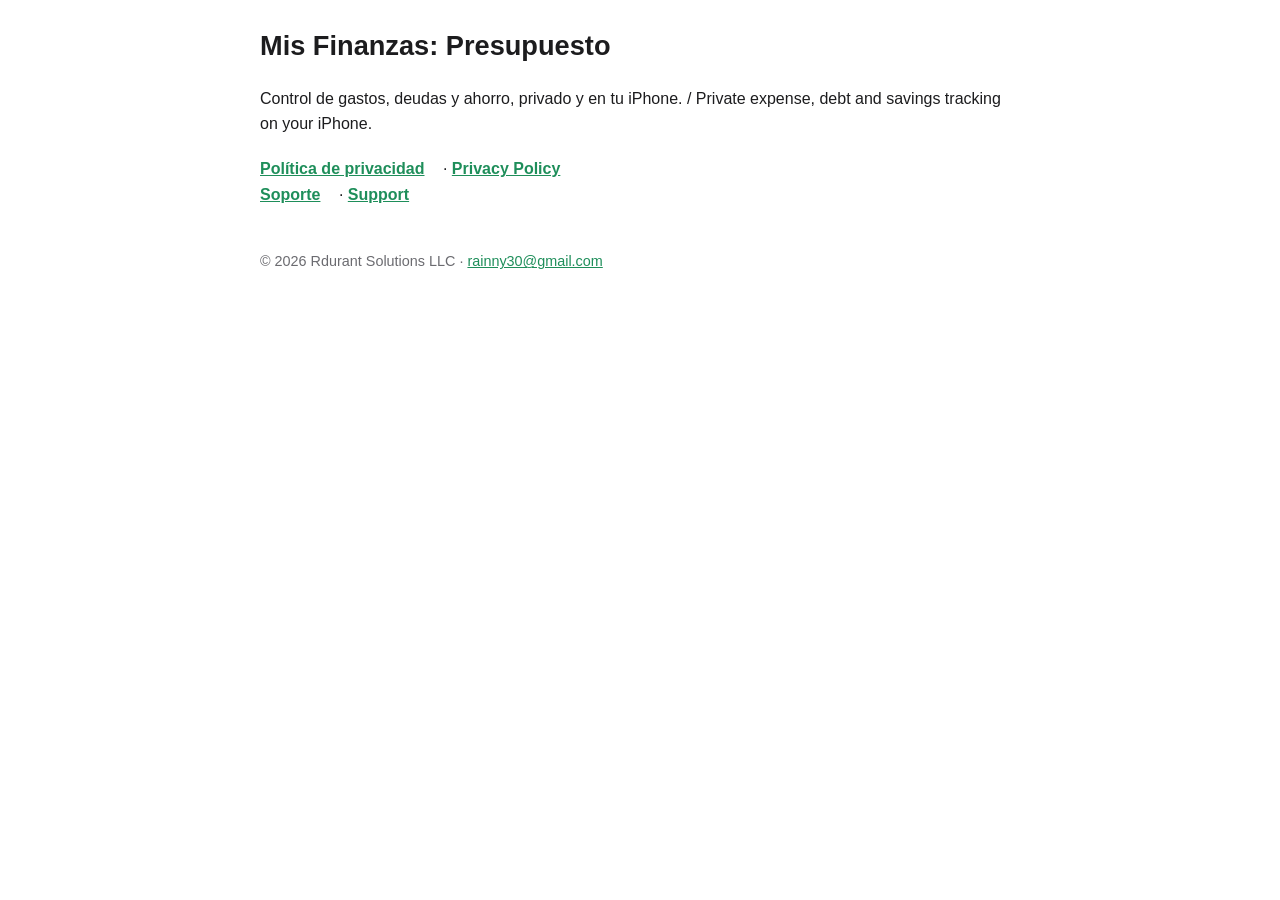
<file: index.html>
<!doctype html><html lang="es"><head><meta charset="utf-8"><meta name="viewport" content="width=device-width,initial-scale=1"><title>Mis Finanzas: Presupuesto</title><link rel="stylesheet" href="style.css"></head><body>
<h1>Mis Finanzas: Presupuesto</h1>
<p>Control de gastos, deudas y ahorro, privado y en tu iPhone. / Private expense, debt and savings tracking on your iPhone.</p>
<ul class="lang">
<li><a href="privacidad.html">Política de privacidad</a> · <a href="privacy.html">Privacy Policy</a></li>
<li><a href="soporte.html">Soporte</a> · <a href="support.html">Support</a></li>
</ul>
<footer>© 2026 Rdurant Solutions LLC · <a href="mailto:rainny30@gmail.com">rainny30@gmail.com</a></footer>
</body></html>
</file>
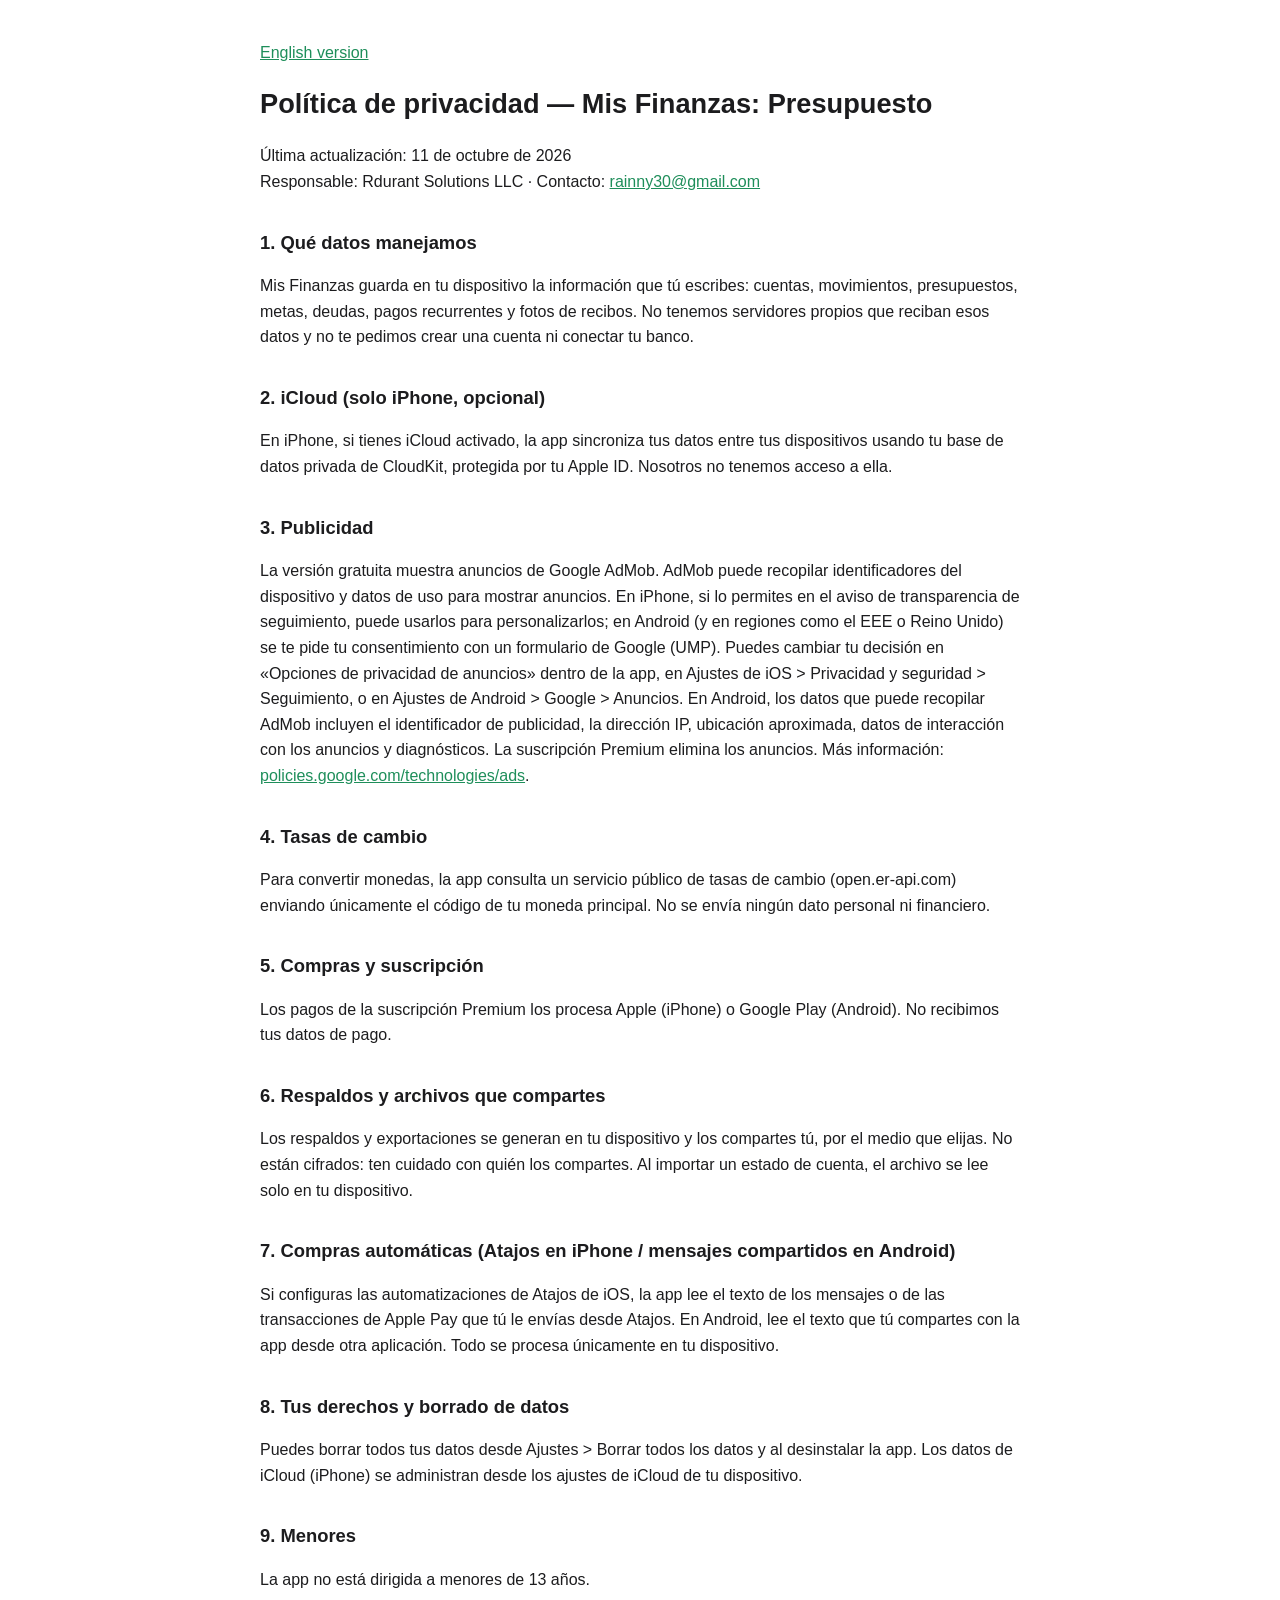
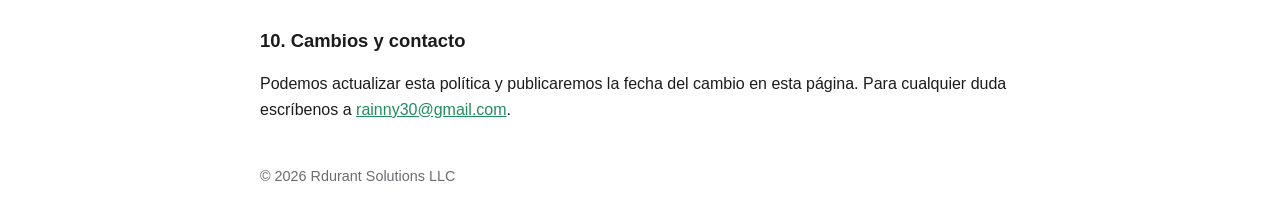
<file: privacidad.html>
<!doctype html><html lang="es"><head><meta charset="utf-8"><meta name="viewport" content="width=device-width,initial-scale=1"><title>Política de privacidad — Mis Finanzas</title><link rel="stylesheet" href="style.css"></head><body>
<p><a href="privacy.html">English version</a></p>
<h1>Política de privacidad — Mis Finanzas: Presupuesto</h1>
<p>Última actualización: 11 de octubre de 2026<br>Responsable: Rdurant Solutions LLC · Contacto: <a href="mailto:rainny30@gmail.com">rainny30@gmail.com</a></p>
<h2>1. Qué datos manejamos</h2>
<p>Mis Finanzas guarda en tu dispositivo la información que tú escribes: cuentas, movimientos, presupuestos, metas, deudas, pagos recurrentes y fotos de recibos. No tenemos servidores propios que reciban esos datos y no te pedimos crear una cuenta ni conectar tu banco.</p>
<h2>2. iCloud (solo iPhone, opcional)</h2>
<p>En iPhone, si tienes iCloud activado, la app sincroniza tus datos entre tus dispositivos usando tu base de datos privada de CloudKit, protegida por tu Apple ID. Nosotros no tenemos acceso a ella.</p>
<h2>3. Publicidad</h2>
<p>La versión gratuita muestra anuncios de Google AdMob. AdMob puede recopilar identificadores del dispositivo y datos de uso para mostrar anuncios. En iPhone, si lo permites en el aviso de transparencia de seguimiento, puede usarlos para personalizarlos; en Android (y en regiones como el EEE o Reino Unido) se te pide tu consentimiento con un formulario de Google (UMP). Puedes cambiar tu decisión en «Opciones de privacidad de anuncios» dentro de la app, en Ajustes de iOS &gt; Privacidad y seguridad &gt; Seguimiento, o en Ajustes de Android &gt; Google &gt; Anuncios. En Android, los datos que puede recopilar AdMob incluyen el identificador de publicidad, la dirección IP, ubicación aproximada, datos de interacción con los anuncios y diagnósticos. La suscripción Premium elimina los anuncios. Más información: <a href="https://policies.google.com/technologies/ads">policies.google.com/technologies/ads</a>.</p>
<h2>4. Tasas de cambio</h2>
<p>Para convertir monedas, la app consulta un servicio público de tasas de cambio (open.er-api.com) enviando únicamente el código de tu moneda principal. No se envía ningún dato personal ni financiero.</p>
<h2>5. Compras y suscripción</h2>
<p>Los pagos de la suscripción Premium los procesa Apple (iPhone) o Google Play (Android). No recibimos tus datos de pago.</p>
<h2>6. Respaldos y archivos que compartes</h2>
<p>Los respaldos y exportaciones se generan en tu dispositivo y los compartes tú, por el medio que elijas. No están cifrados: ten cuidado con quién los compartes. Al importar un estado de cuenta, el archivo se lee solo en tu dispositivo.</p>
<h2>7. Compras automáticas (Atajos en iPhone / mensajes compartidos en Android)</h2>
<p>Si configuras las automatizaciones de Atajos de iOS, la app lee el texto de los mensajes o de las transacciones de Apple Pay que tú le envías desde Atajos. En Android, lee el texto que tú compartes con la app desde otra aplicación. Todo se procesa únicamente en tu dispositivo.</p>
<h2>8. Tus derechos y borrado de datos</h2>
<p>Puedes borrar todos tus datos desde Ajustes &gt; Borrar todos los datos y al desinstalar la app. Los datos de iCloud (iPhone) se administran desde los ajustes de iCloud de tu dispositivo.</p>
<h2>9. Menores</h2>
<p>La app no está dirigida a menores de 13 años.</p>
<h2>10. Cambios y contacto</h2>
<p>Podemos actualizar esta política y publicaremos la fecha del cambio en esta página. Para cualquier duda escríbenos a <a href="mailto:rainny30@gmail.com">rainny30@gmail.com</a>.</p>
<footer>© 2026 Rdurant Solutions LLC</footer></body></html>
</file>
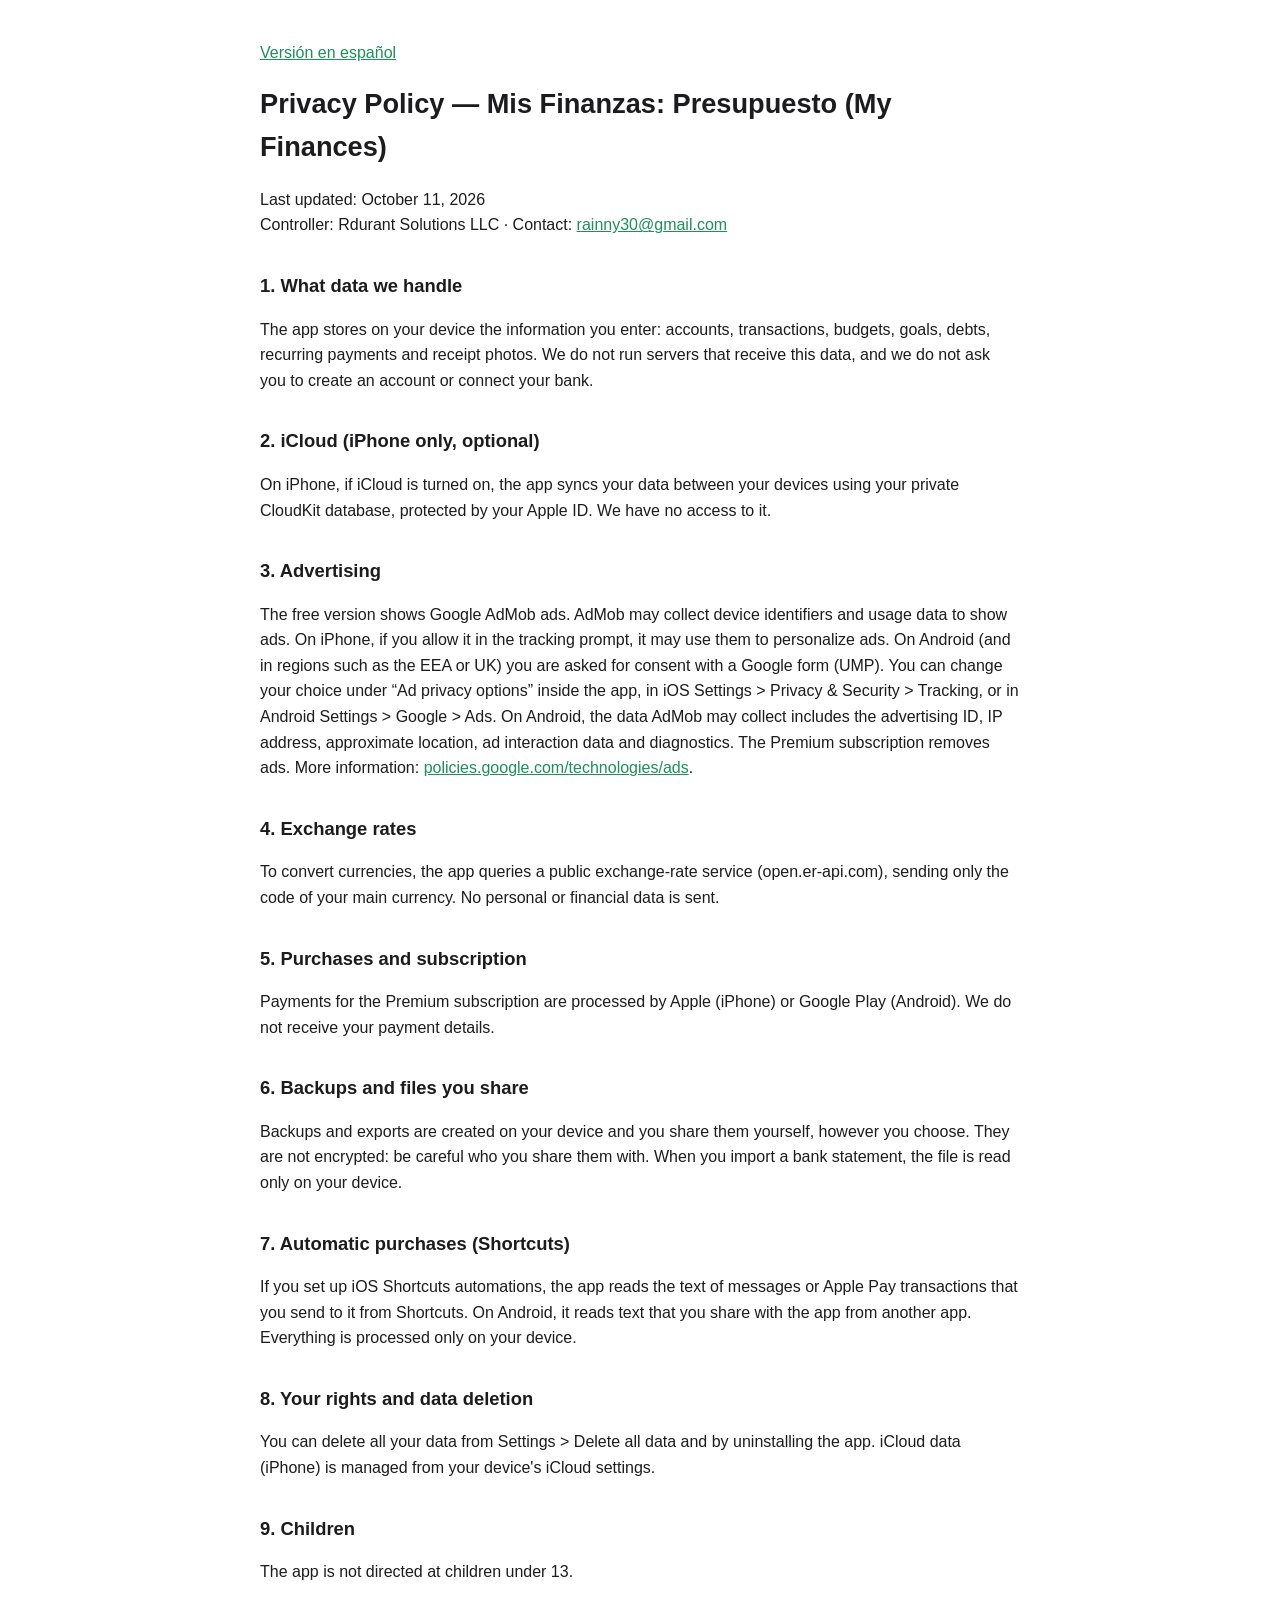
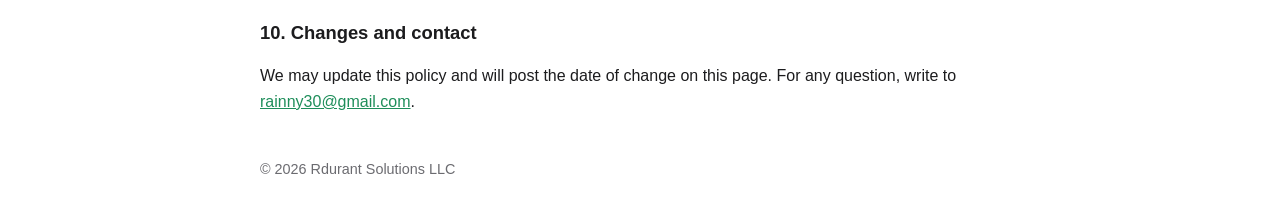
<file: privacy.html>
<!doctype html><html lang="en"><head><meta charset="utf-8"><meta name="viewport" content="width=device-width,initial-scale=1"><title>Privacy Policy — My Finances</title><link rel="stylesheet" href="style.css"></head><body>
<p><a href="privacidad.html">Versión en español</a></p>
<h1>Privacy Policy — Mis Finanzas: Presupuesto (My Finances)</h1>
<p>Last updated: October 11, 2026<br>Controller: Rdurant Solutions LLC · Contact: <a href="mailto:rainny30@gmail.com">rainny30@gmail.com</a></p>
<h2>1. What data we handle</h2>
<p>The app stores on your device the information you enter: accounts, transactions, budgets, goals, debts, recurring payments and receipt photos. We do not run servers that receive this data, and we do not ask you to create an account or connect your bank.</p>
<h2>2. iCloud (iPhone only, optional)</h2>
<p>On iPhone, if iCloud is turned on, the app syncs your data between your devices using your private CloudKit database, protected by your Apple ID. We have no access to it.</p>
<h2>3. Advertising</h2>
<p>The free version shows Google AdMob ads. AdMob may collect device identifiers and usage data to show ads. On iPhone, if you allow it in the tracking prompt, it may use them to personalize ads. On Android (and in regions such as the EEA or UK) you are asked for consent with a Google form (UMP). You can change your choice under “Ad privacy options” inside the app, in iOS Settings &gt; Privacy &amp; Security &gt; Tracking, or in Android Settings &gt; Google &gt; Ads. On Android, the data AdMob may collect includes the advertising ID, IP address, approximate location, ad interaction data and diagnostics. The Premium subscription removes ads. More information: <a href="https://policies.google.com/technologies/ads">policies.google.com/technologies/ads</a>.</p>
<h2>4. Exchange rates</h2>
<p>To convert currencies, the app queries a public exchange-rate service (open.er-api.com), sending only the code of your main currency. No personal or financial data is sent.</p>
<h2>5. Purchases and subscription</h2>
<p>Payments for the Premium subscription are processed by Apple (iPhone) or Google Play (Android). We do not receive your payment details.</p>
<h2>6. Backups and files you share</h2>
<p>Backups and exports are created on your device and you share them yourself, however you choose. They are not encrypted: be careful who you share them with. When you import a bank statement, the file is read only on your device.</p>
<h2>7. Automatic purchases (Shortcuts)</h2>
<p>If you set up iOS Shortcuts automations, the app reads the text of messages or Apple Pay transactions that you send to it from Shortcuts. On Android, it reads text that you share with the app from another app. Everything is processed only on your device.</p>
<h2>8. Your rights and data deletion</h2>
<p>You can delete all your data from Settings &gt; Delete all data and by uninstalling the app. iCloud data (iPhone) is managed from your device's iCloud settings.</p>
<h2>9. Children</h2>
<p>The app is not directed at children under 13.</p>
<h2>10. Changes and contact</h2>
<p>We may update this policy and will post the date of change on this page. For any question, write to <a href="mailto:rainny30@gmail.com">rainny30@gmail.com</a>.</p>
<footer>© 2026 Rdurant Solutions LLC</footer></body></html>
</file>
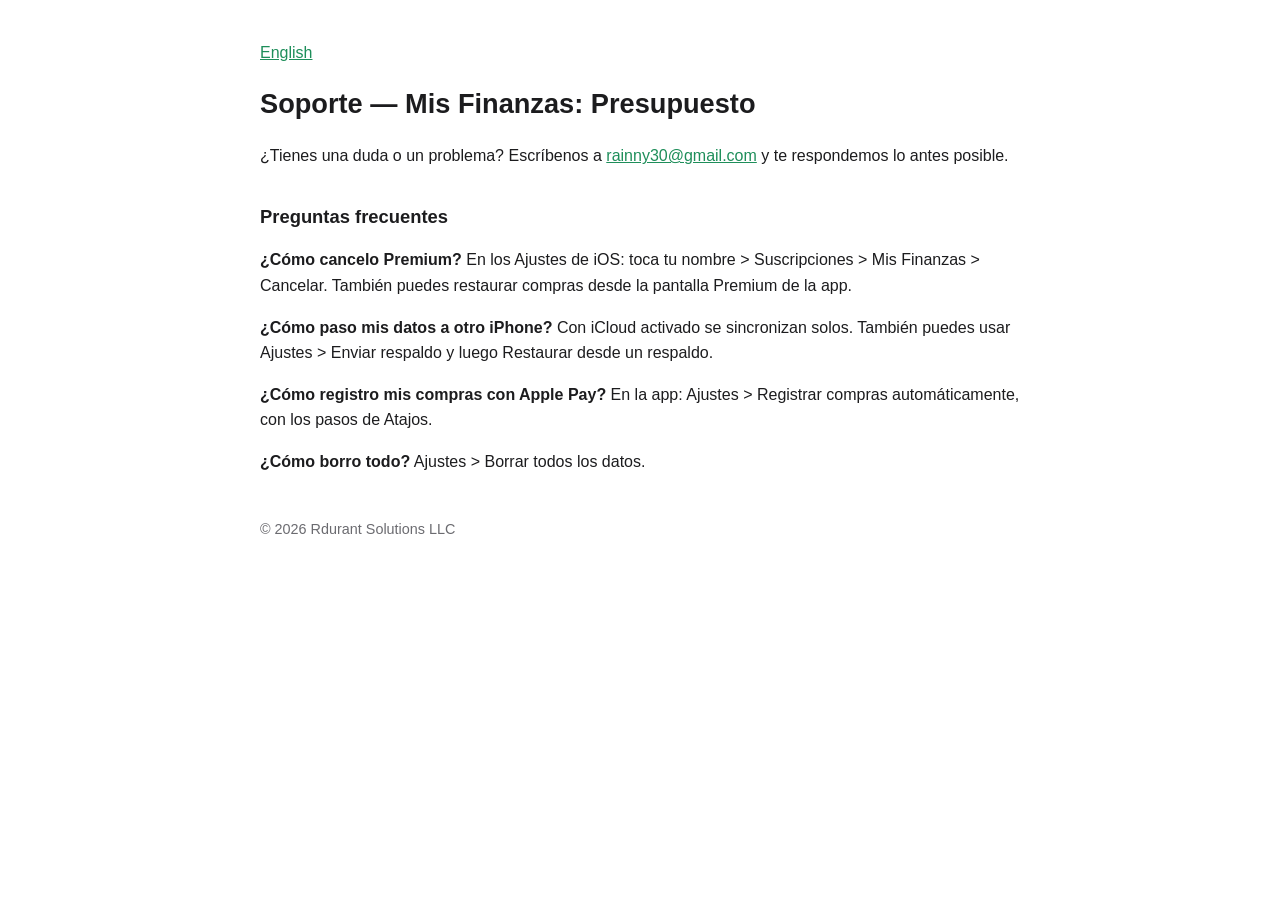
<file: soporte.html>
<!doctype html><html lang="es"><head><meta charset="utf-8"><meta name="viewport" content="width=device-width,initial-scale=1"><title>Soporte — Mis Finanzas</title><link rel="stylesheet" href="style.css"></head><body>
<p><a href="support.html">English</a></p>
<h1>Soporte — Mis Finanzas: Presupuesto</h1>
<p>¿Tienes una duda o un problema? Escríbenos a <a href="mailto:rainny30@gmail.com">rainny30@gmail.com</a> y te respondemos lo antes posible.</p>
<h2>Preguntas frecuentes</h2>
<p><strong>¿Cómo cancelo Premium?</strong> En los Ajustes de iOS: toca tu nombre &gt; Suscripciones &gt; Mis Finanzas &gt; Cancelar. También puedes restaurar compras desde la pantalla Premium de la app.</p>
<p><strong>¿Cómo paso mis datos a otro iPhone?</strong> Con iCloud activado se sincronizan solos. También puedes usar Ajustes &gt; Enviar respaldo y luego Restaurar desde un respaldo.</p>
<p><strong>¿Cómo registro mis compras con Apple Pay?</strong> En la app: Ajustes &gt; Registrar compras automáticamente, con los pasos de Atajos.</p>
<p><strong>¿Cómo borro todo?</strong> Ajustes &gt; Borrar todos los datos.</p>
<footer>© 2026 Rdurant Solutions LLC</footer></body></html>
</file>
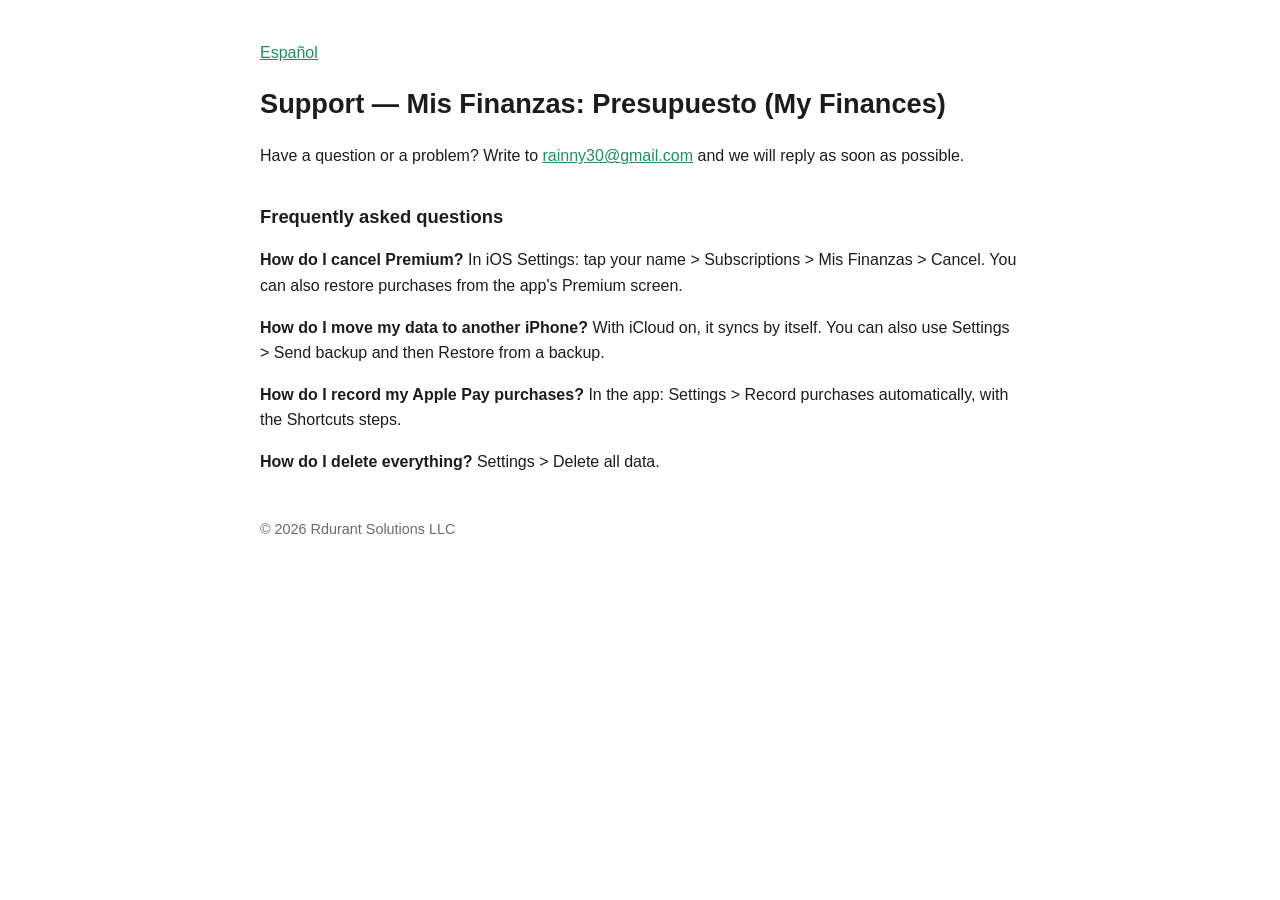
<file: support.html>
<!doctype html><html lang="en"><head><meta charset="utf-8"><meta name="viewport" content="width=device-width,initial-scale=1"><title>Support — My Finances</title><link rel="stylesheet" href="style.css"></head><body>
<p><a href="soporte.html">Español</a></p>
<h1>Support — Mis Finanzas: Presupuesto (My Finances)</h1>
<p>Have a question or a problem? Write to <a href="mailto:rainny30@gmail.com">rainny30@gmail.com</a> and we will reply as soon as possible.</p>
<h2>Frequently asked questions</h2>
<p><strong>How do I cancel Premium?</strong> In iOS Settings: tap your name &gt; Subscriptions &gt; Mis Finanzas &gt; Cancel. You can also restore purchases from the app's Premium screen.</p>
<p><strong>How do I move my data to another iPhone?</strong> With iCloud on, it syncs by itself. You can also use Settings &gt; Send backup and then Restore from a backup.</p>
<p><strong>How do I record my Apple Pay purchases?</strong> In the app: Settings &gt; Record purchases automatically, with the Shortcuts steps.</p>
<p><strong>How do I delete everything?</strong> Settings &gt; Delete all data.</p>
<footer>© 2026 Rdurant Solutions LLC</footer></body></html>
</file>
<file: style.css>
body{font-family:-apple-system,BlinkMacSystemFont,"Segoe UI",Roboto,sans-serif;line-height:1.6;max-width:760px;margin:0 auto;padding:24px 18px;color:#1c1c1e;background:#fff}
h1{font-size:1.7rem;margin-top:0}h2{font-size:1.15rem;margin-top:1.8em}
a{color:#1e8e5a}.lang{margin:1.2em 0;padding:0;list-style:none}.lang a{margin-right:14px;font-weight:600}
footer{margin-top:3em;color:#6b6b70;font-size:.9rem}
@media (prefers-color-scheme:dark){body{background:#111;color:#f2f2f7}a{color:#4cd48b}}
</file>
